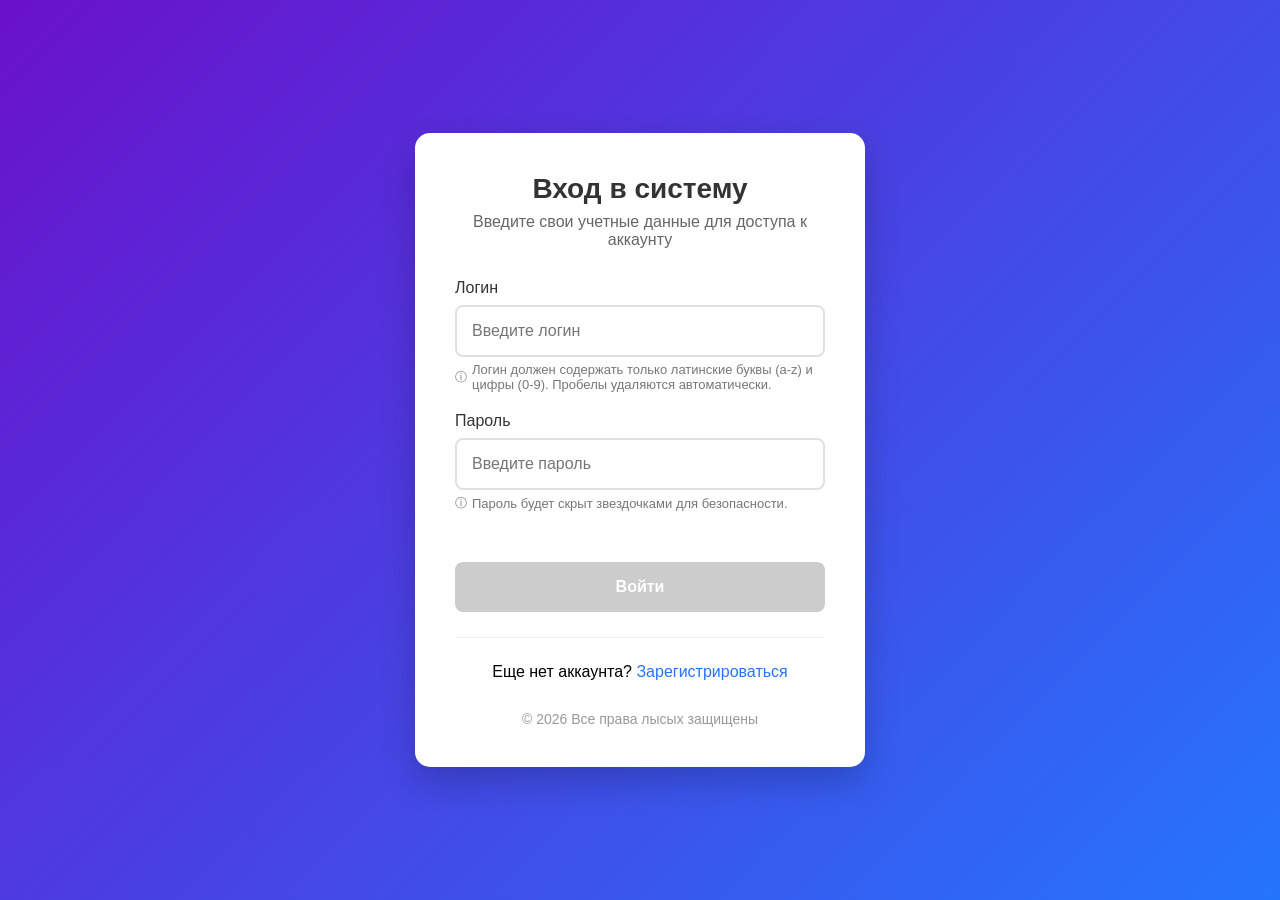
<file: index.html>
<!DOCTYPE html>
<html lang="ru">
<head>
    <meta charset="UTF-8">
    <meta name="viewport" content="width=device-width, initial-scale=1.0">
    <title>Вход в систему</title>
    <link rel="stylesheet" href="style.css">
</head>
<body>
    <div class="login-container">
        <div class="login-header">
            <h1>Вход в систему</h1>
            <p>Введите свои учетные данные для доступа к аккаунту</p>
        </div>
        
        <form id="loginForm">
            <div class="input-group" id="usernameGroup">
                <label for="username">Логин</label>
                <input type="text" id="username" name="username" placeholder="Введите логин" autocomplete="username">
                <div class="validation-icon"></div>
                <div class="requirements">
                    Логин должен содержать только латинские буквы (a-z) и цифры (0-9). Пробелы удаляются автоматически.
                </div>
            </div>
            
            <div class="input-group" id="passwordGroup">
                <label for="password">Пароль</label>
                <input type="password" id="password" name="password" placeholder="Введите пароль" autocomplete="current-password">
                <div class="validation-icon"></div>
                <div class="requirements">Пароль будет скрыт звездочками для безопасности.</div>
            </div>
            
            <div class="error-message" id="errorMessage"></div>
            
            <button type="submit" class="login-button" id="loginButton" disabled>Войти</button>
        </form>
        
        <div class="register-link">
            <p>Еще нет аккаунта? <a href="register.html">Зарегистрироваться</a></p>
        </div>
        
        <div class="login-footer">
            <p>© 2026 Все права лысых защищены</p>
        </div>
    </div>

    <script src="script.js"></script>
</body>
</html>
</file>
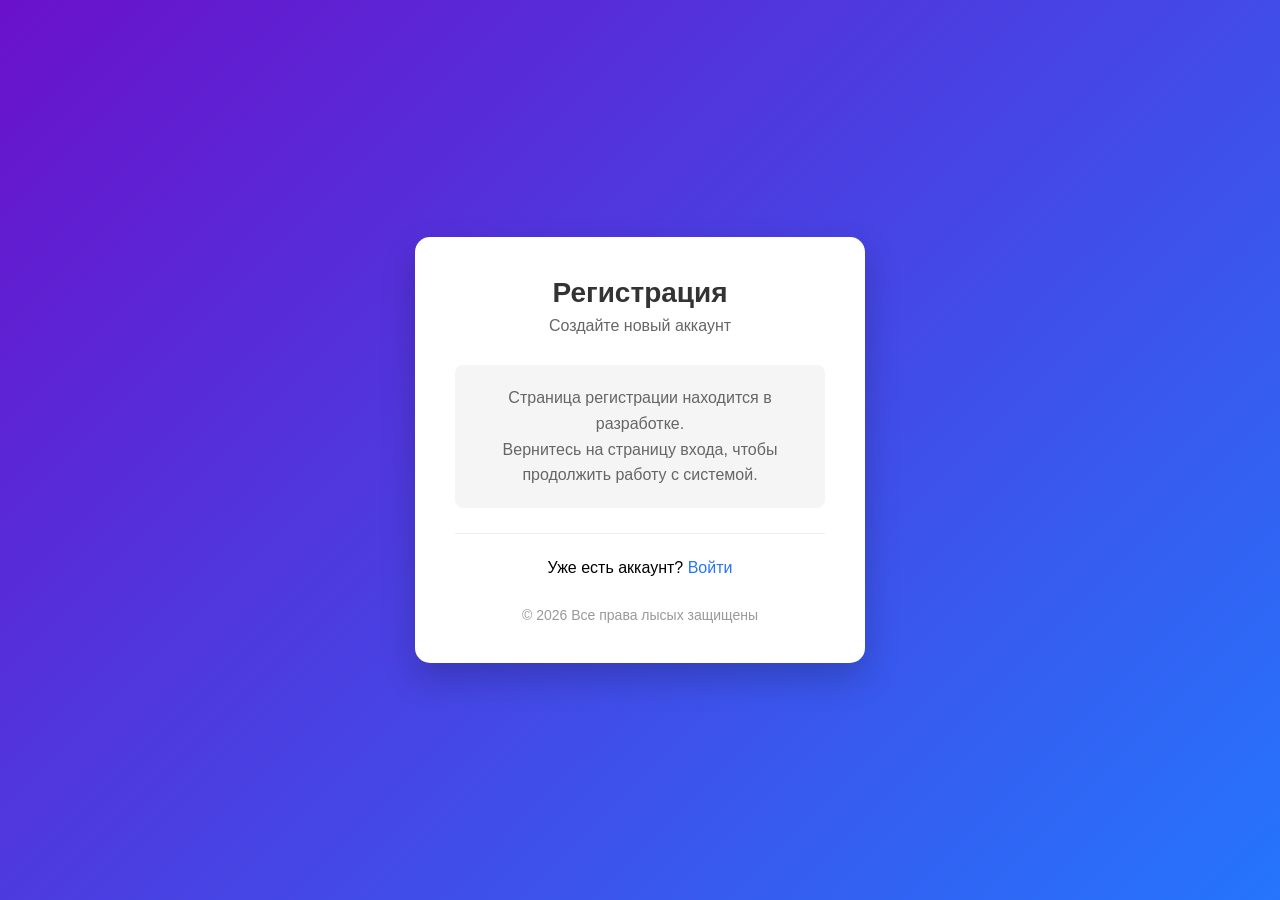
<file: register.html>
<!DOCTYPE html>
<html lang="ru">
<head>
    <meta charset="UTF-8">
    <meta name="viewport" content="width=device-width, initial-scale=1.0">
    <title>Регистрация</title>
    <link rel="stylesheet" href="style.css">       
</head>
<body>
    <div class="login-container">
        <div class="register-header">
            <h1>Регистрация</h1>
            <p>Создайте новый аккаунт</p>
        </div>
        
        <div class="register-message">
            <p>Страница регистрации находится в разработке.</p>
            <p>Вернитесь на страницу входа, чтобы продолжить работу с системой.</p>
        </div>
        
        <div class="login-link">
            <p>Уже есть аккаунт? <a href="index.html">Войти</a></p>
        </div>
        
        <div class="login-footer">
            <p>© 2026 Все права лысых защищены</p>
        </div>
    </div>
</body>
</html>
</file>
<file: style.css>
* {
    margin: 0;
    padding: 0;
    box-sizing: border-box;
    font-family: 'Segoe UI', Tahoma, Geneva, Verdana, sans-serif;
}

body {
    background: linear-gradient(135deg, #6a11cb 0%, #2575fc 100%);
    min-height: 100vh;
    display: flex;
    justify-content: center;
    align-items: center;
    padding: 20px;
}

.login-container {
    background-color: white;
    border-radius: 15px;
    box-shadow: 0 15px 35px rgba(0, 0, 0, 0.2);
    width: 100%;
    max-width: 450px;
    padding: 40px;
    animation: fadeIn 0.5s ease-out;
}

@keyframes fadeIn {
    from { opacity: 0; transform: translateY(20px); }
    to { opacity: 1; transform: translateY(0); }
}

.login-header {
    text-align: center;
    margin-bottom: 30px;
}

.login-header h1 {
    color: #333;
    font-size: 28px;
    margin-bottom: 8px;
}

.login-header p {
    color: #666;
    font-size: 16px;
}

.input-group {
    margin-bottom: 20px;
    position: relative;
}

.input-group label {
    display: block;
    margin-bottom: 8px;
    color: #333;
    font-weight: 500;
}

.input-group input {
    width: 100%;
    padding: 15px;
    border: 2px solid #e0e0e0;
    border-radius: 8px;
    font-size: 16px;
    transition: all 0.3s;
}

.input-group input:focus {
    outline: none;
}

.input-group.valid input {
    border-color: #4CAF50;
    box-shadow: 0 0 0 3px rgba(76, 175, 80, 0.1);
}

.input-group.invalid input {
    border-color: #f44336;
    box-shadow: 0 0 0 3px rgba(244, 67, 54, 0.1);
}

.input-group .requirements {
    font-size: 13px;
    color: #777;
    margin-top: 5px;
    display: flex;
    align-items: center;
}

.input-group .requirements::before {
    content: "ⓘ";
    margin-right: 5px;
    font-size: 12px;
}

.validation-icon {
    position: absolute;
    right: 15px;
    top: 40px;
    width: 20px;
    height: 20px;
    border-radius: 50%;
    display: flex;
    align-items: center;
    justify-content: center;
    font-size: 12px;
    opacity: 0;
    transition: opacity 0.3s;
}

.input-group.valid .validation-icon {
    background-color: #4CAF50;
    color: white;
    opacity: 1;
}

.input-group.valid .validation-icon::after {
    content: "✓";
}

.input-group.invalid .validation-icon {
    background-color: #f44336;
    color: white;
    opacity: 1;
}

.input-group.invalid .validation-icon::after {
    content: "!";
}

.login-button {
    background: linear-gradient(to right, #2575fc, #6a11cb);
    color: white;
    border: none;
    border-radius: 8px;
    padding: 16px;
    font-size: 16px;
    font-weight: 600;
    cursor: pointer;
    width: 100%;
    margin-top: 10px;
    transition: all 0.3s;
}

.login-button:hover {
    transform: translateY(-2px);
    box-shadow: 0 7px 15px rgba(37, 117, 252, 0.3);
}

.login-button:active {
    transform: translateY(0);
}

.login-button:disabled {
    background: #cccccc;
    cursor: not-allowed;
    transform: none;
    box-shadow: none;
}

.register-link {
    text-align: center;
    margin-top: 25px;
    padding-top: 25px;
    border-top: 1px solid #eee;
}

.register-link a {
    color: #2575fc;
    text-decoration: none;
    font-weight: 500;
    transition: color 0.3s;
}

.register-link a:hover {
    color: #6a11cb;
    text-decoration: underline;
}

.login-footer {
    text-align: center;
    margin-top: 30px;
    color: #999;
    font-size: 14px;
}

.error-message {
    color: #f44336;
    font-size: 14px;
    margin-top: 10px;
    text-align: center;
    min-height: 20px;
}

/* Стили для страницы регистрации */
.register-header {
    text-align: center;
    margin-bottom: 30px;
}

.register-header h1 {
    color: #333;
    font-size: 28px;
    margin-bottom: 8px;
}

.register-header p {
    color: #666;
    font-size: 16px;
}

.login-link {
    text-align: center;
    margin-top: 25px;
    padding-top: 25px;
    border-top: 1px solid #eee;
}

.login-link a {
    color: #2575fc;
    text-decoration: none;
    font-weight: 500;
    transition: color 0.3s;
}

.login-link a:hover {
    color: #6a11cb;
    text-decoration: underline;
}

.register-message {
    text-align: center;
    padding: 20px;
    background-color: #f5f5f5;
    border-radius: 8px;
    margin-bottom: 20px;
}

.register-message p {
    color: #666;
    line-height: 1.6;
}

@media (max-width: 480px) {
    .login-container {
        padding: 30px 20px;
    }
    
    .login-header h1 {
        font-size: 24px;
    }
}
</file>
